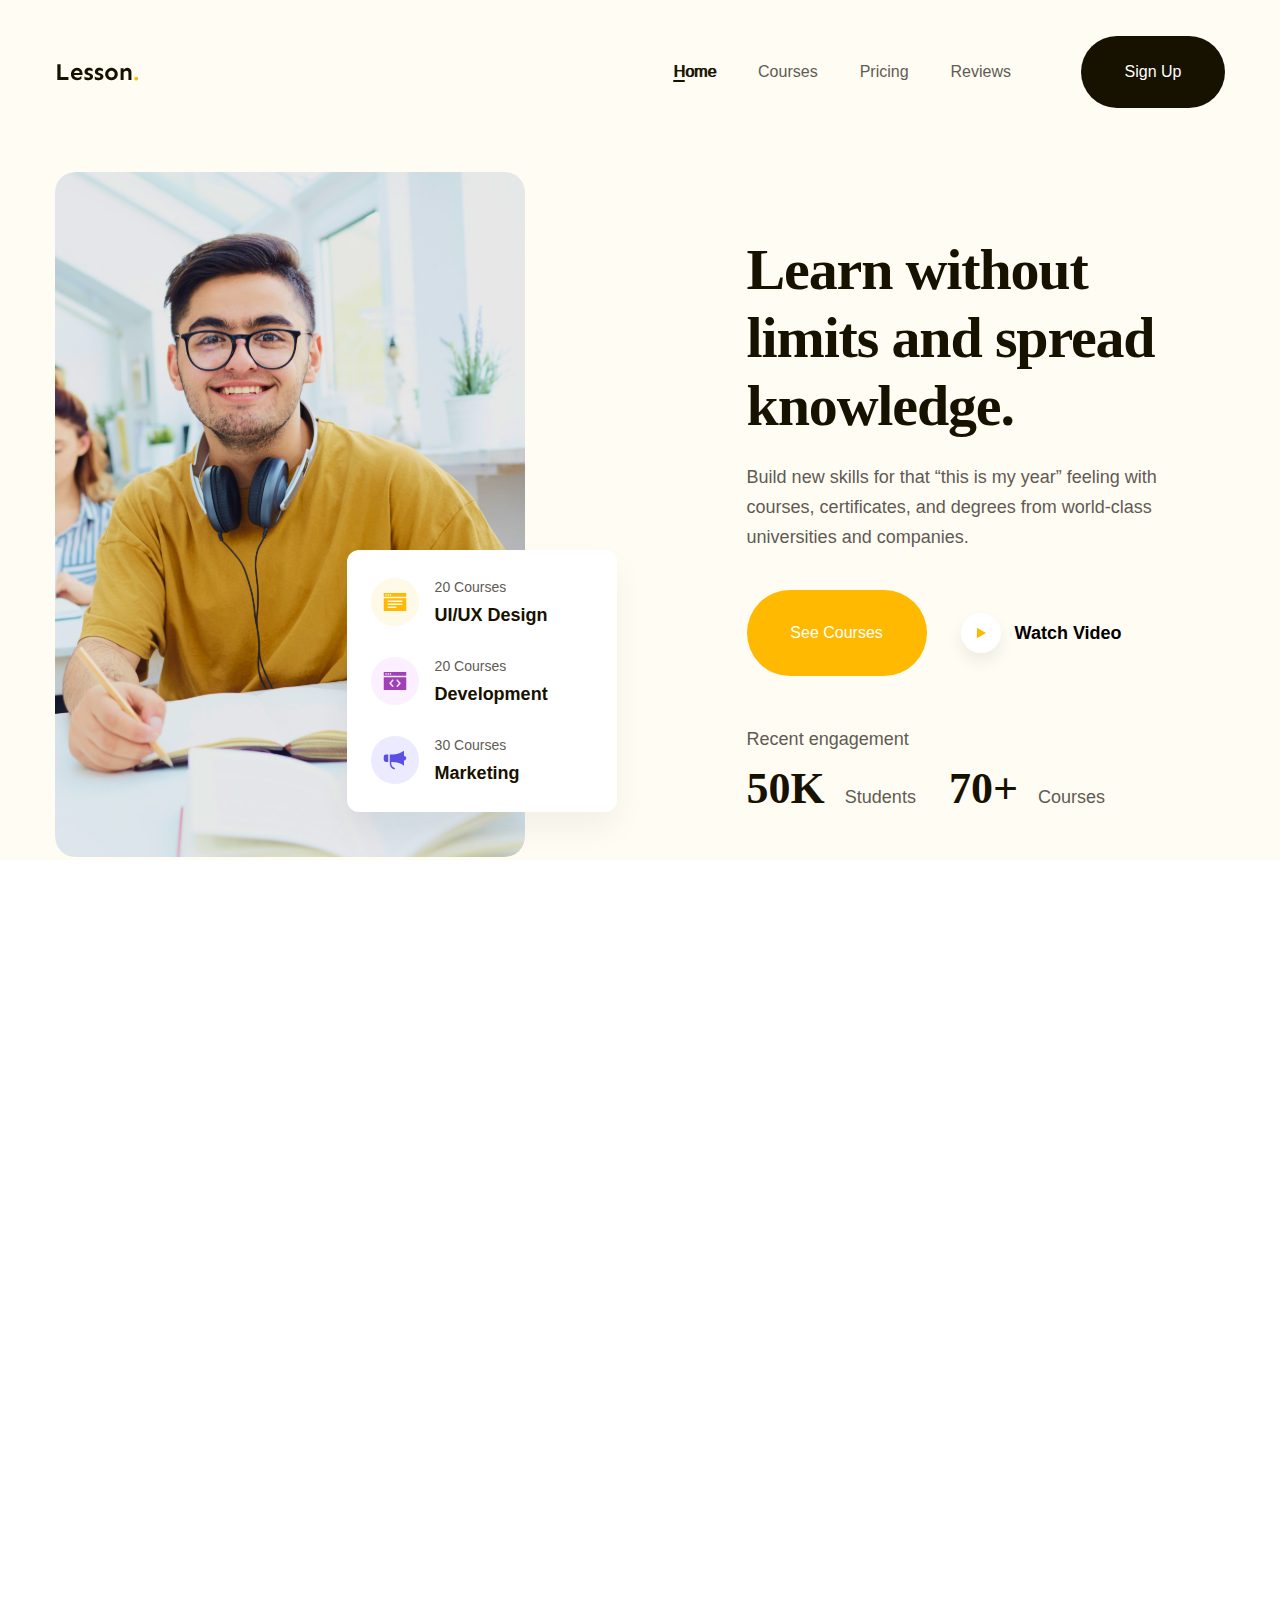
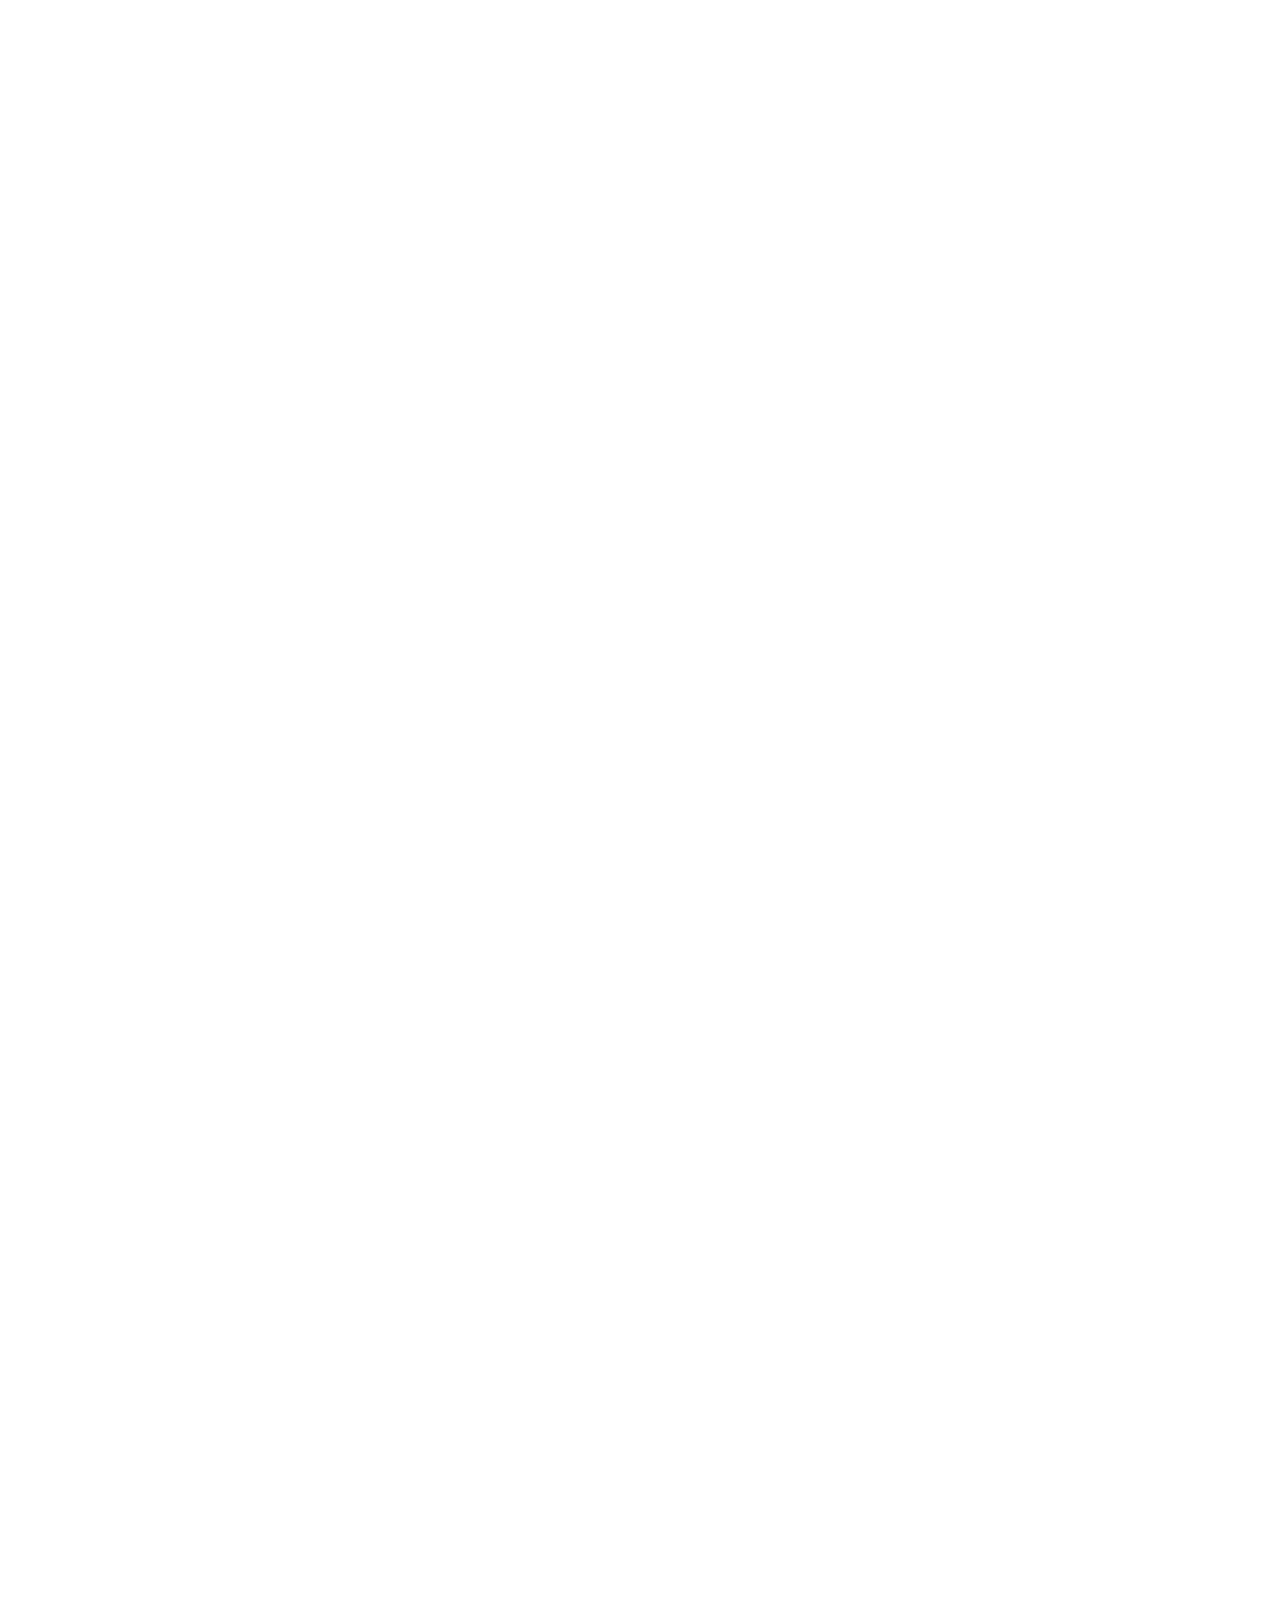
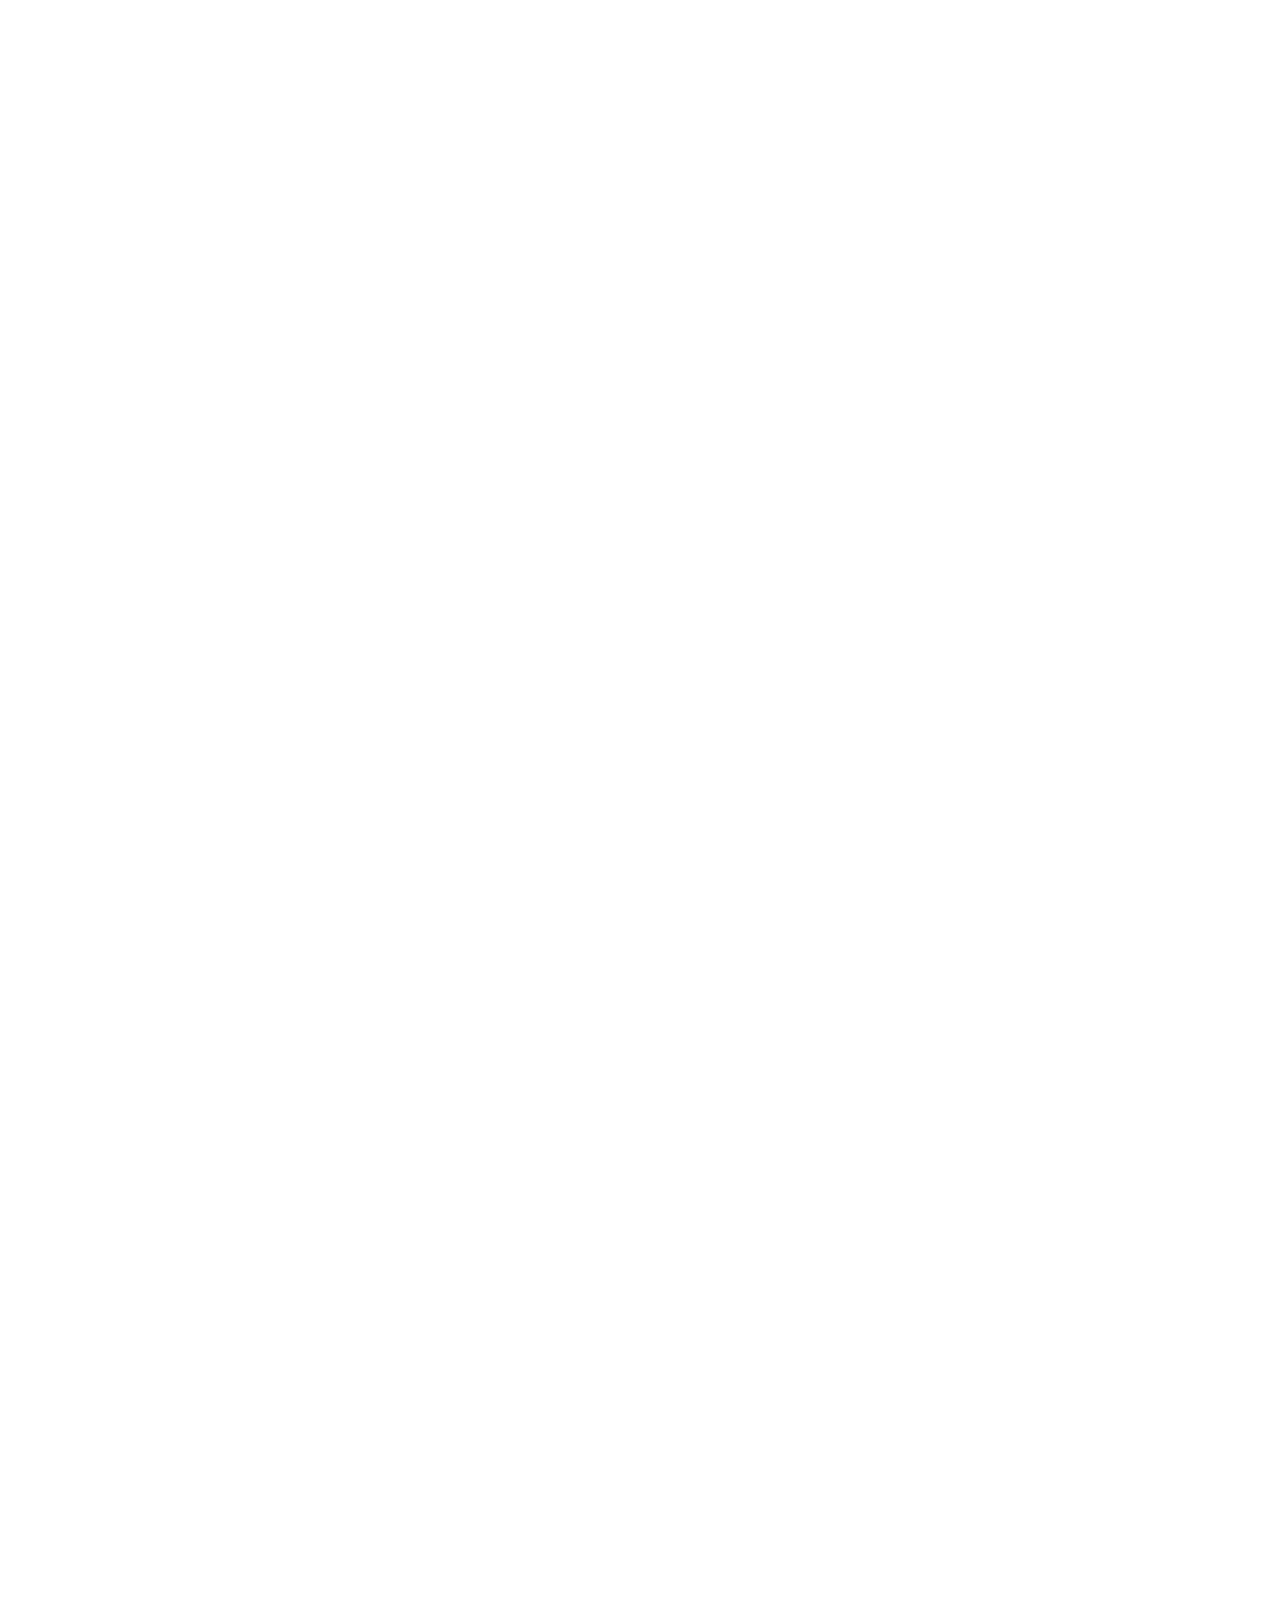
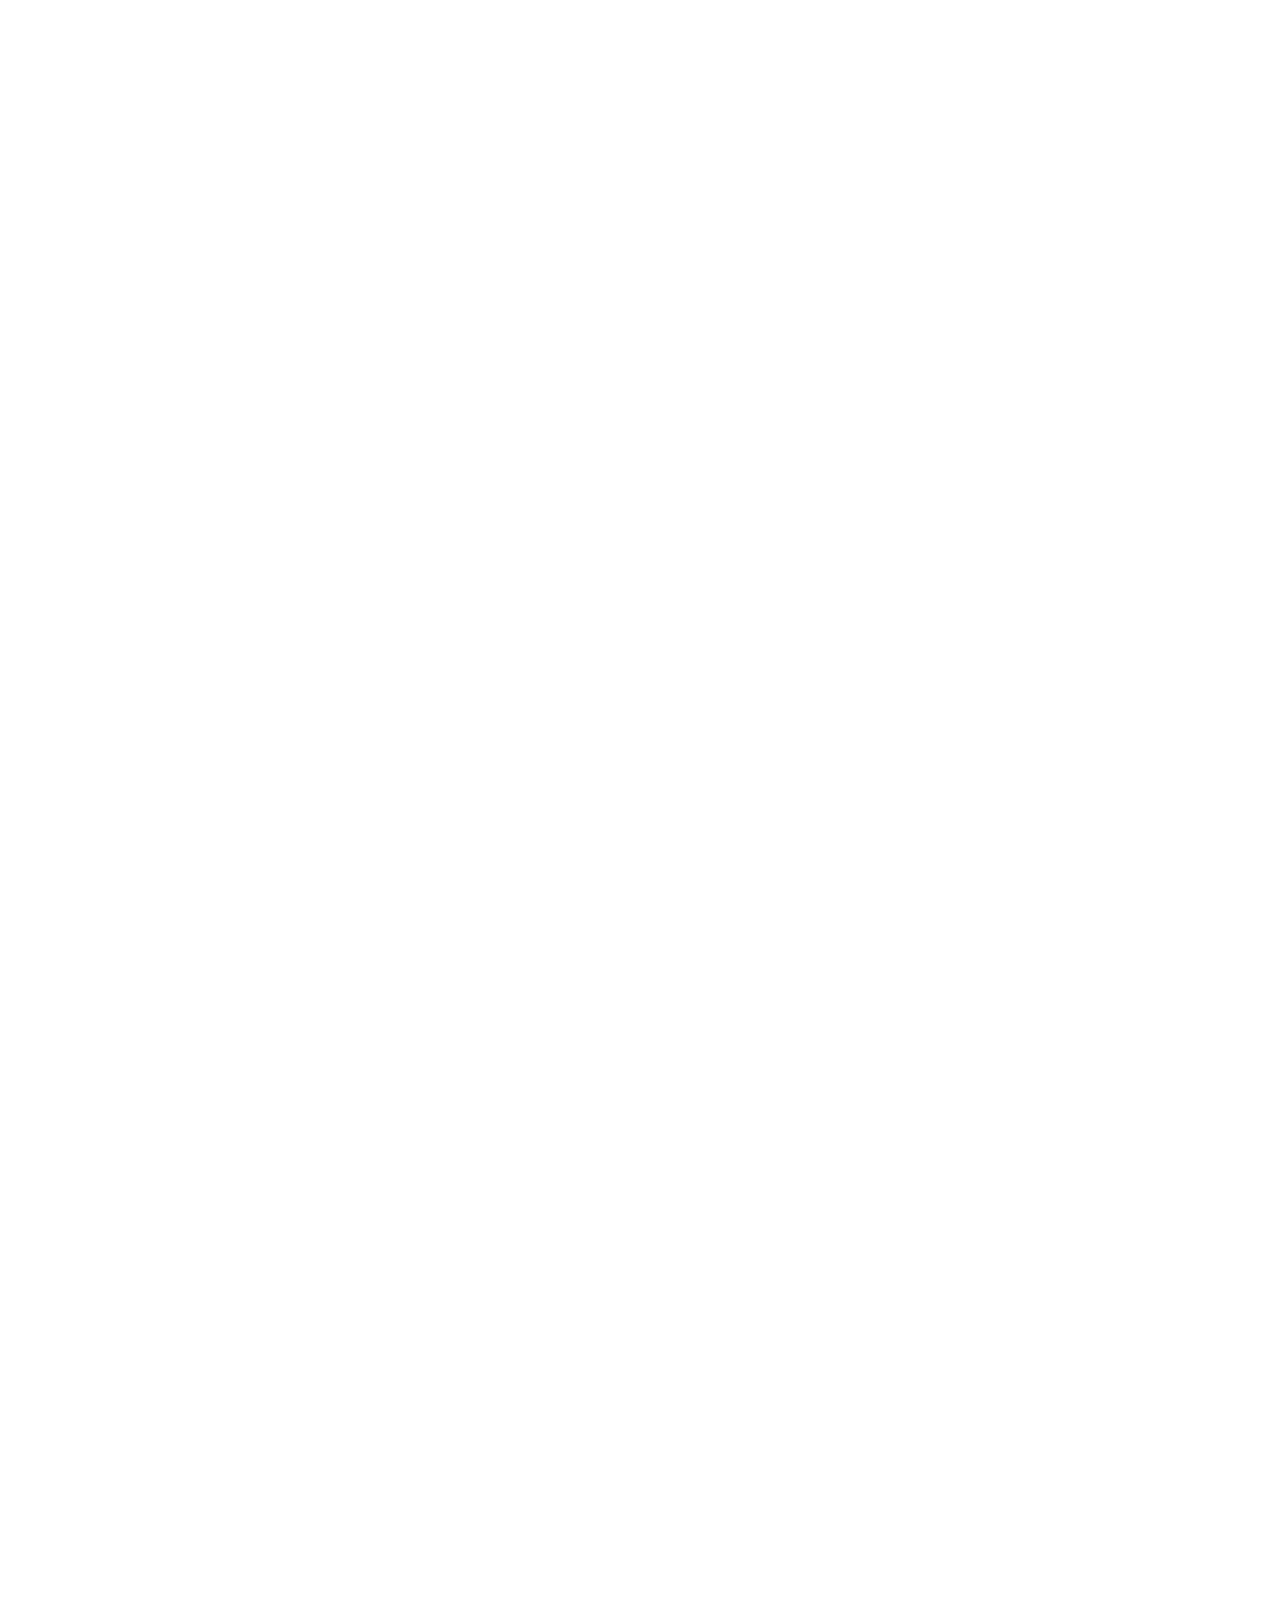
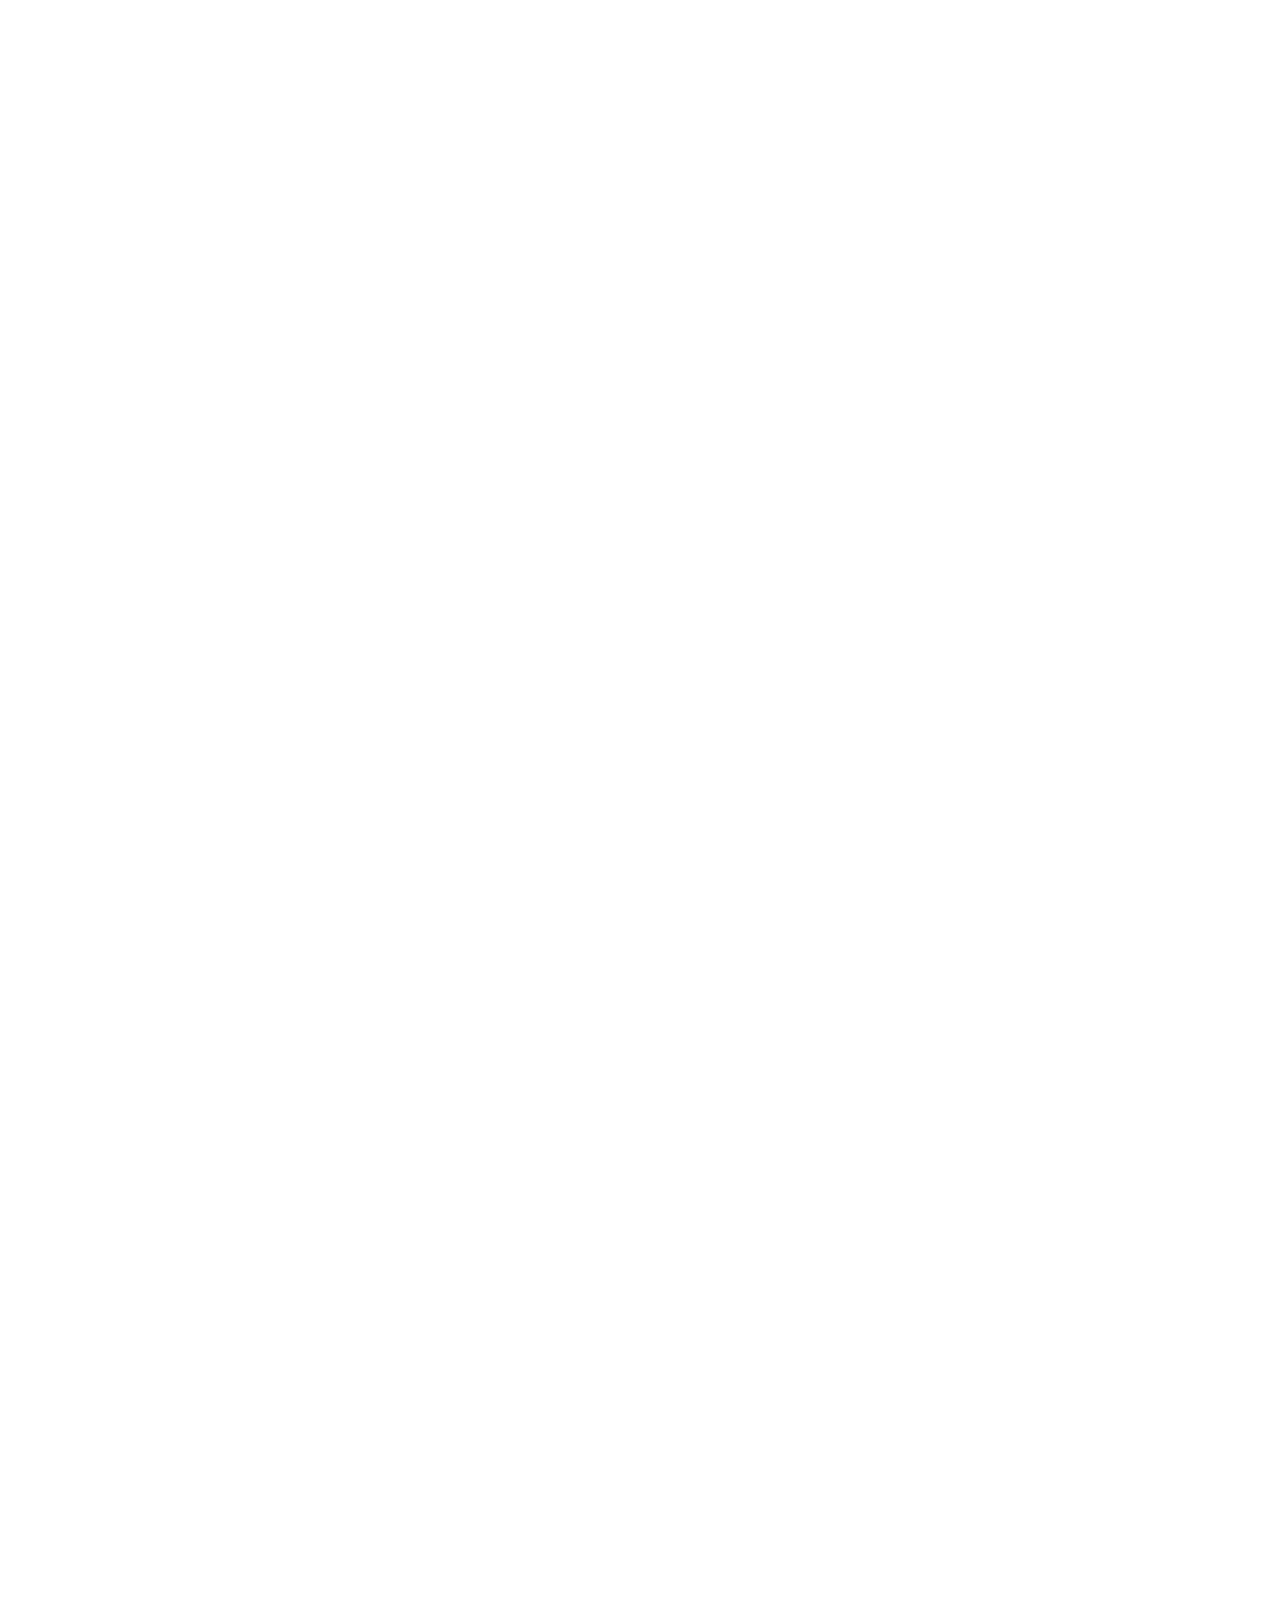
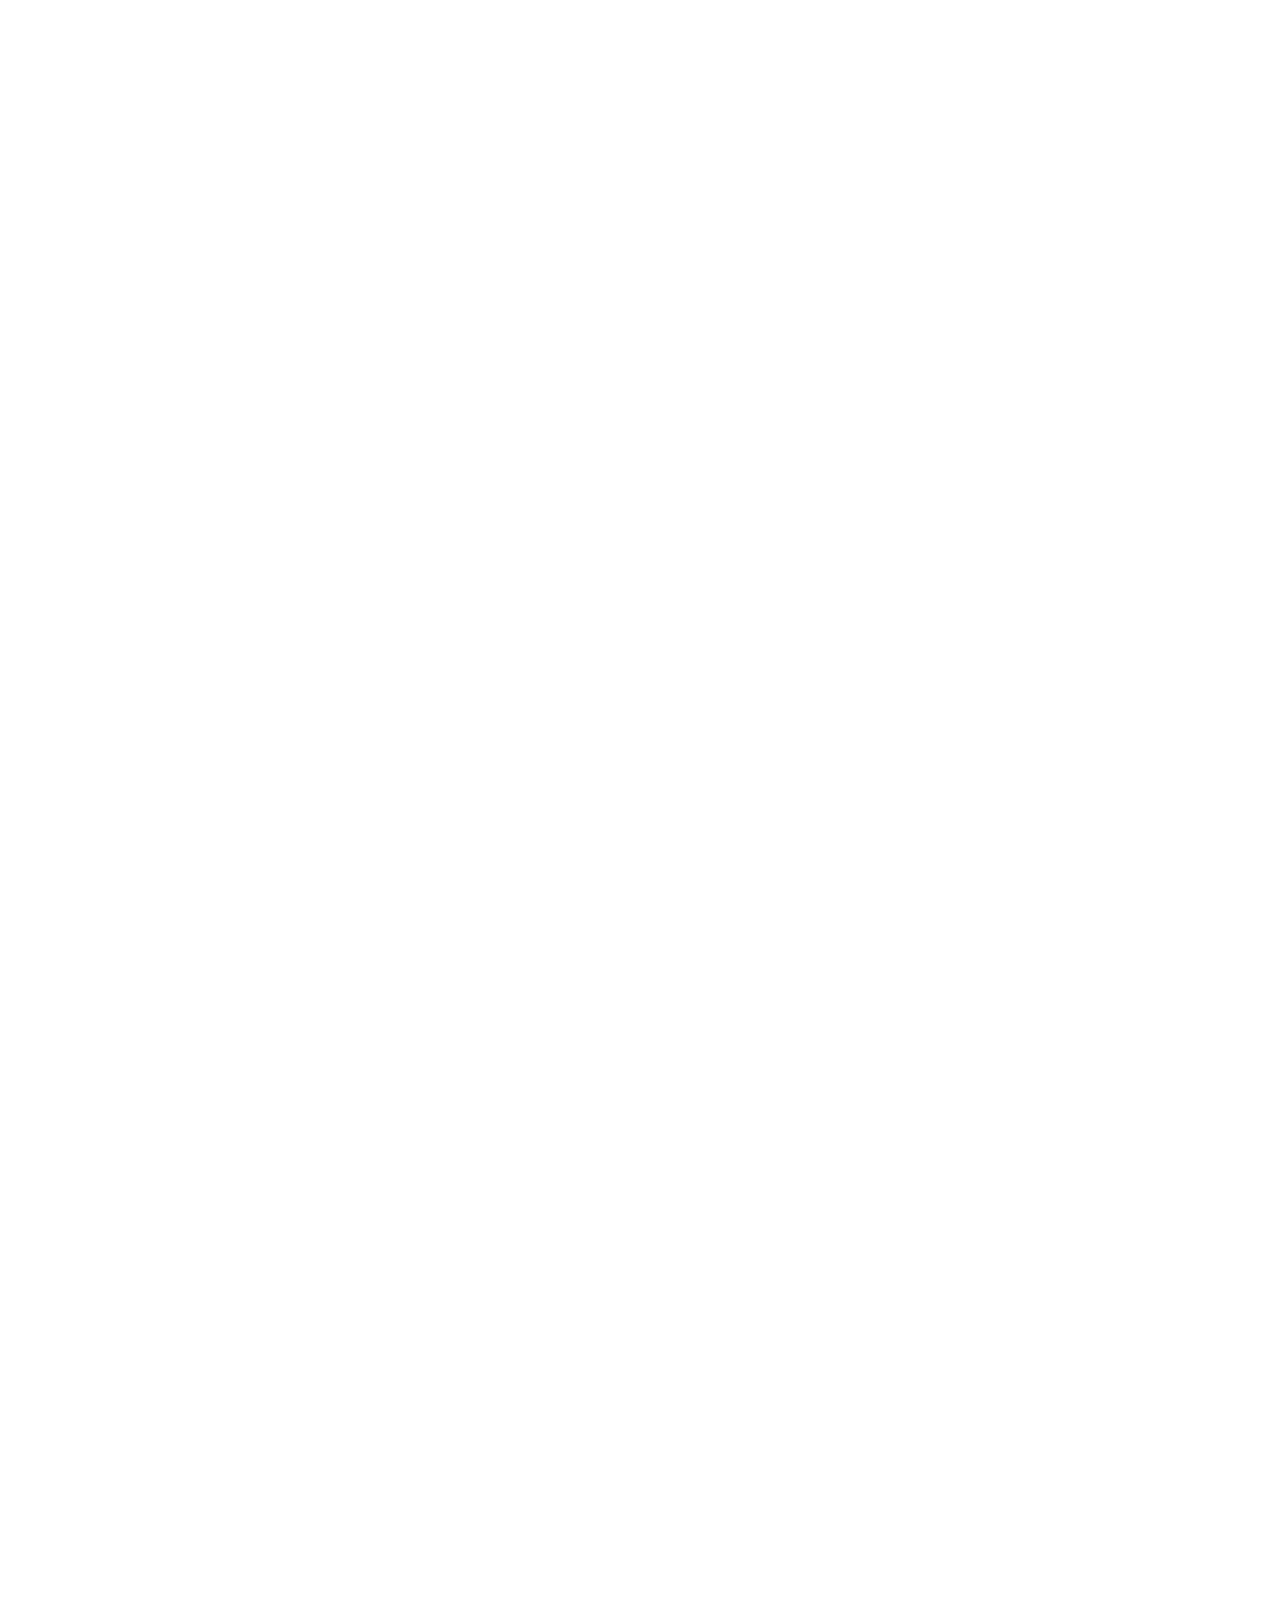
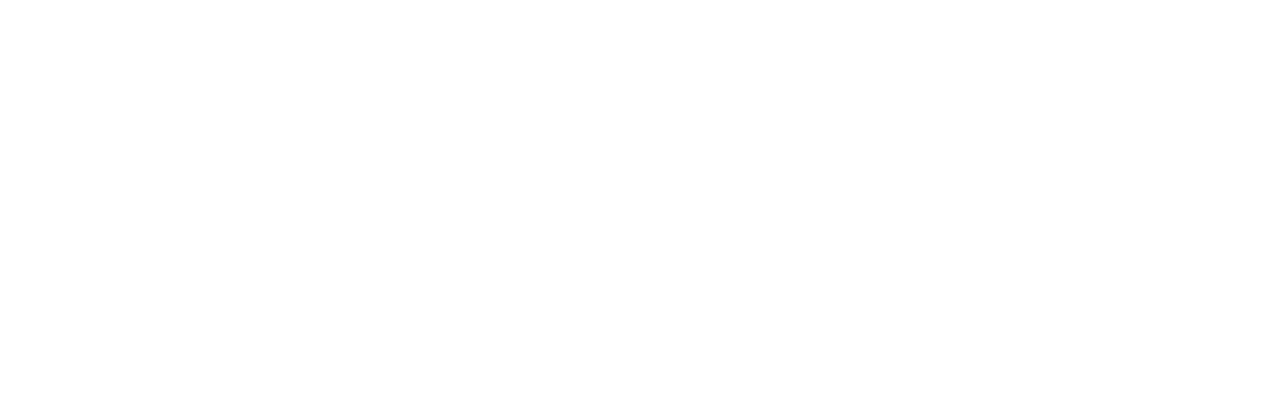
<file: header mẫu 1/index.html>
<!DOCTYPE html>
<html lang="vi">
  <head>
    <meta charset="UTF-8" />
    <meta name="viewport" content="width=device-width, initial-scale=1.0" />
    <link rel="stylesheet" href="./asset/css/reset.css" />
    <link rel="stylesheet" href="./asset/css/style.css" />
    <title>Header mẫu</title>
  </head>
  <body style="height: 10000px">
    <!-- header -->
    <header class="header fixed">
      <div class="main-content">
        <div class="body">
          <!-- logo -->
          <img src="./asset/img/Logo (1).svg" alt="logo" class="logo" />
          <!-- nav -->
          <nav class="nav">
            <ul>
              <li class="active">
                <a href="">Home</a>
              </li>
              <li>
                <a href="">Courses</a>
              </li>
              <ul>
                <a href="">Pricing</a>
              </ul>
              <li>
                <a href="">Reviews</a>
              </li>
            </ul>
          </nav>
          <!-- btn active -->
          <div class="action">
            <a href="" class="btn btn-sign-up">Sign Up</a>
          </div>
        </div>
      </div>
    </header>

    <!-- main -->
    <main>
      <div class="hero">
        <div class="main-content">
          <div class="body">
            <!-- hero left -->
            <div class="media-block">
              <img src="./asset/img/hero img.svg" alt="k biết" class="img" />

              <div class="hero-sum">
                <!-- item1 -->
                <div class="item">
                  <div class="icon">
                    <img src="./asset/img/ds.svg" alt="" />
                  </div>

                  <div class="info">
                    <p class="label">20 Courses</p>
                    <p class="title">UI/UX Design</p>
                  </div>
                </div>

                <!-- item2 -->
                <div class="item">
                  <div class="icon">
                    <img src="./asset/img/dev.svg" alt="" />
                  </div>

                  <div class="info">
                    <p class="label">20 Courses</p>
                    <p class="title">Development</p>
                  </div>
                </div>

                <!-- item3 -->
                <div class="item">
                  <div class="icon">
                    <img src="./asset/img/mar.svg" alt="" />
                  </div>

                  <div class="info">
                    <p class="label">30 Courses</p>
                    <p class="title">Marketing</p>
                  </div>
                </div>
              </div>
            </div>
            <!-- hero right -->
            <div class="content-block">
              <h1 class="heading">
                Learn without limits and spread knowledge.
              </h1>
              <p class="desc">
                Build new skills for that “this is my year” feeling with
                courses, certificates, and degrees from world-class universities
                and companies.
              </p>

              <div class="cta-group">
                <a href="" class="btn hero-cta">See Courses</a>
                <button class="watch-video">
                  <div class="icon">
                    <img src="./asset/img/icon-play.svg" alt="" />
                  </div>
                  <span>Watch Video</span>
                </button>
              </div>

              <p class="desc desc2">Recent engagement</p>
              <p class="desc desc3">
                <strong>50K</strong> Students <strong>70+</strong> Courses
              </p>
            </div>
          </div>
        </div>
      </div>
    </main>
  </body>
</html>
</file>
<file: header mẫu 1/asset/css/style.css>
/* Bước 1 xếp lại kích thước tương đối đặt kiểu chữ */
* {
  box-sizing: border-box;
}
html {
  font-size: 62.5%;
}
body {
  font-size: 1.6rem;
  font-family: "poppins", sans-serif;
}
/* ===============common================== */
/* B2 bỏ dấu gạch chân */
a {
  text-decoration: none;
}

/* B6 Đặt kích thước cho hộp main-content */
.main-content {
  width: 1170px;
  max-width: calc(100% - 20px);
  margin-left: auto;
  margin-right: auto;
}

/* ======================================= */
/* chỉnh màu cho khối header */
.header {
  background-color: #fffcf4;
}
/*  cho ba phần thẳng hàng */
.header.fixed {
  position: sticky;
  top: -20px;
  z-index: 1;
}
/* B3 cho ba thứ logo nav và btn thành một hàng */
.header .body {
  display: flex;
  align-items: center;
  padding: 36px 0px 8px;
}
/*B5 cho các thẻ từ nav về trái */
.nav {
  margin-left: auto;
}
/* B4 cho các thẻ của nav thành một hàng */
.nav ul {
  display: flex;
}
/* B7 Chỉnh màu cho phần nav */
.nav a {
  position: relative;
  color: #5f5b53;
  font-size: 1.6rem;
  padding: 0px 21px;
}
/* B8 thêm hiệu ứng đen chữ khi chuột vào */
.nav li.active a,
.nav a:hover {
  color: #171100;
  text-shadow: 1px 0 0 currentColor;
}

/* B9 Thêm gạch chân chỗ home */
.nav li.active a::after {
  position: absolute;
  left: 21px;
  right: 6px;
  content: "";
  display: block;
  background-color: #171100;
  width: 12px;
  height: 2px;
  border-radius: 1px;
}
/* cai dat mac dinh cho btn */
.btn {
  color: #ffffff;
  font-size: 1.6rem;
  background-color: #171100;
  text-align: center;
  padding: 11px 16px;
  border-radius: 9999px;
  display: inline-block;
  line-height: 50px;
  min-width: 118px;
}
/* btn có width 144px */
.header .btn-sign-up {
  min-width: 144px;
}
/* nav cách btn 49px */
.header .action {
  margin-left: 49px;
}
/* ===================hero================ */

.hero {
  padding-top: 56px;
  background-color: #fffcf4;
}

.hero .body {
  display: flex;
}

.hero .media-block {
  width: 48%;
  position: relative;
}

.hero .content-block {
  width: 52%;
}

.hero .media-block .img {
  width: 470px;
  height: 685px;
  object-fit: cover;
  border-radius: 20px;
}

.hero .hero-sum {
  width: 270px;
  position: absolute;
  bottom: 48px;
  right: 0px;
  border-radius: 12px;
  background: #ffffff;
  box-shadow: 0px 16px 32px 0px #0000000d;
  padding: 24px;
}

.hero-sum .item {
  display: flex;
  align-items: center;
}

.hero-sum .item + .item {
  margin-top: 23px;
}
.hero-sum .icon {
  width: 48px;
  height: 48px;
  border-radius: 50%;
  display: flex;
  justify-content: center;
  align-items: center;
  background-color: #fff9e8;
}

.hero-sum .info {
  margin-left: 16px;
}

.hero-sum .label {
  color: #5f5b53;
  font-size: 1.4rem;
  line-height: 1.86;
}

.hero-sum .title {
  color: #171100;
  font-size: 1.8rem;
  font-weight: 600;
  line-height: 30px;
}

/* hero right */

.hero .content-block {
  padding-top: 64px;
  padding-left: 130px;
  width: 52%;
}

.hero .heading {
  font-family: Sen;
  font-size: 5.8rem;
  font-weight: 700;
  line-height: 1.17;
  letter-spacing: -0.02em;
  text-align: left;
  color: #171100;
}

.hero .desc {
  font-size: 1.8rem;
  font-weight: 400;
  line-height: 1.67;
  text-align: left;
  color: #5f5b53;
  margin-top: 22px;
}

.hero .cta-group {
  margin-top: 38px;
  display: flex;
  align-items: center;
}

.hero-cta {
  background: #ffb900;
  min-width: 180px;
  line-height: 64px;
}

.hero .watch-video {
  border: none;
  background: transparent;
  display: flex;
  margin-left: 28px;
  align-items: center;
  cursor: pointer;
}

.hero .watch-video .icon {
  box-shadow: 0px 8px 16px 0px #00000012;
  width: 40px;
  height: 40px;
  background: #ffffff;
  border-radius: 40px;
  align-items: center;
  justify-content: center;
  display: flex;
}

.hero .watch-video span {
  font-size: 1.8rem;
  font-weight: 600;
  line-height: 1.67;
  text-align: left;
  margin-left: 14px;
}

.hero .desc2 {
  margin-top: 48px;
}

.hero .desc3 {
  margin-top: 8px;
}

.hero .desc3 strong {
  font-family: Sen;
  font-size: 4.4rem;
  font-weight: 700;
  line-height: 1.23;
  text-align: left;
  margin-right: 15px;
  color: #171100;
}

.hero .desc3 strong:nth-child(2) {
  margin-left: 28px;
}
</file>
